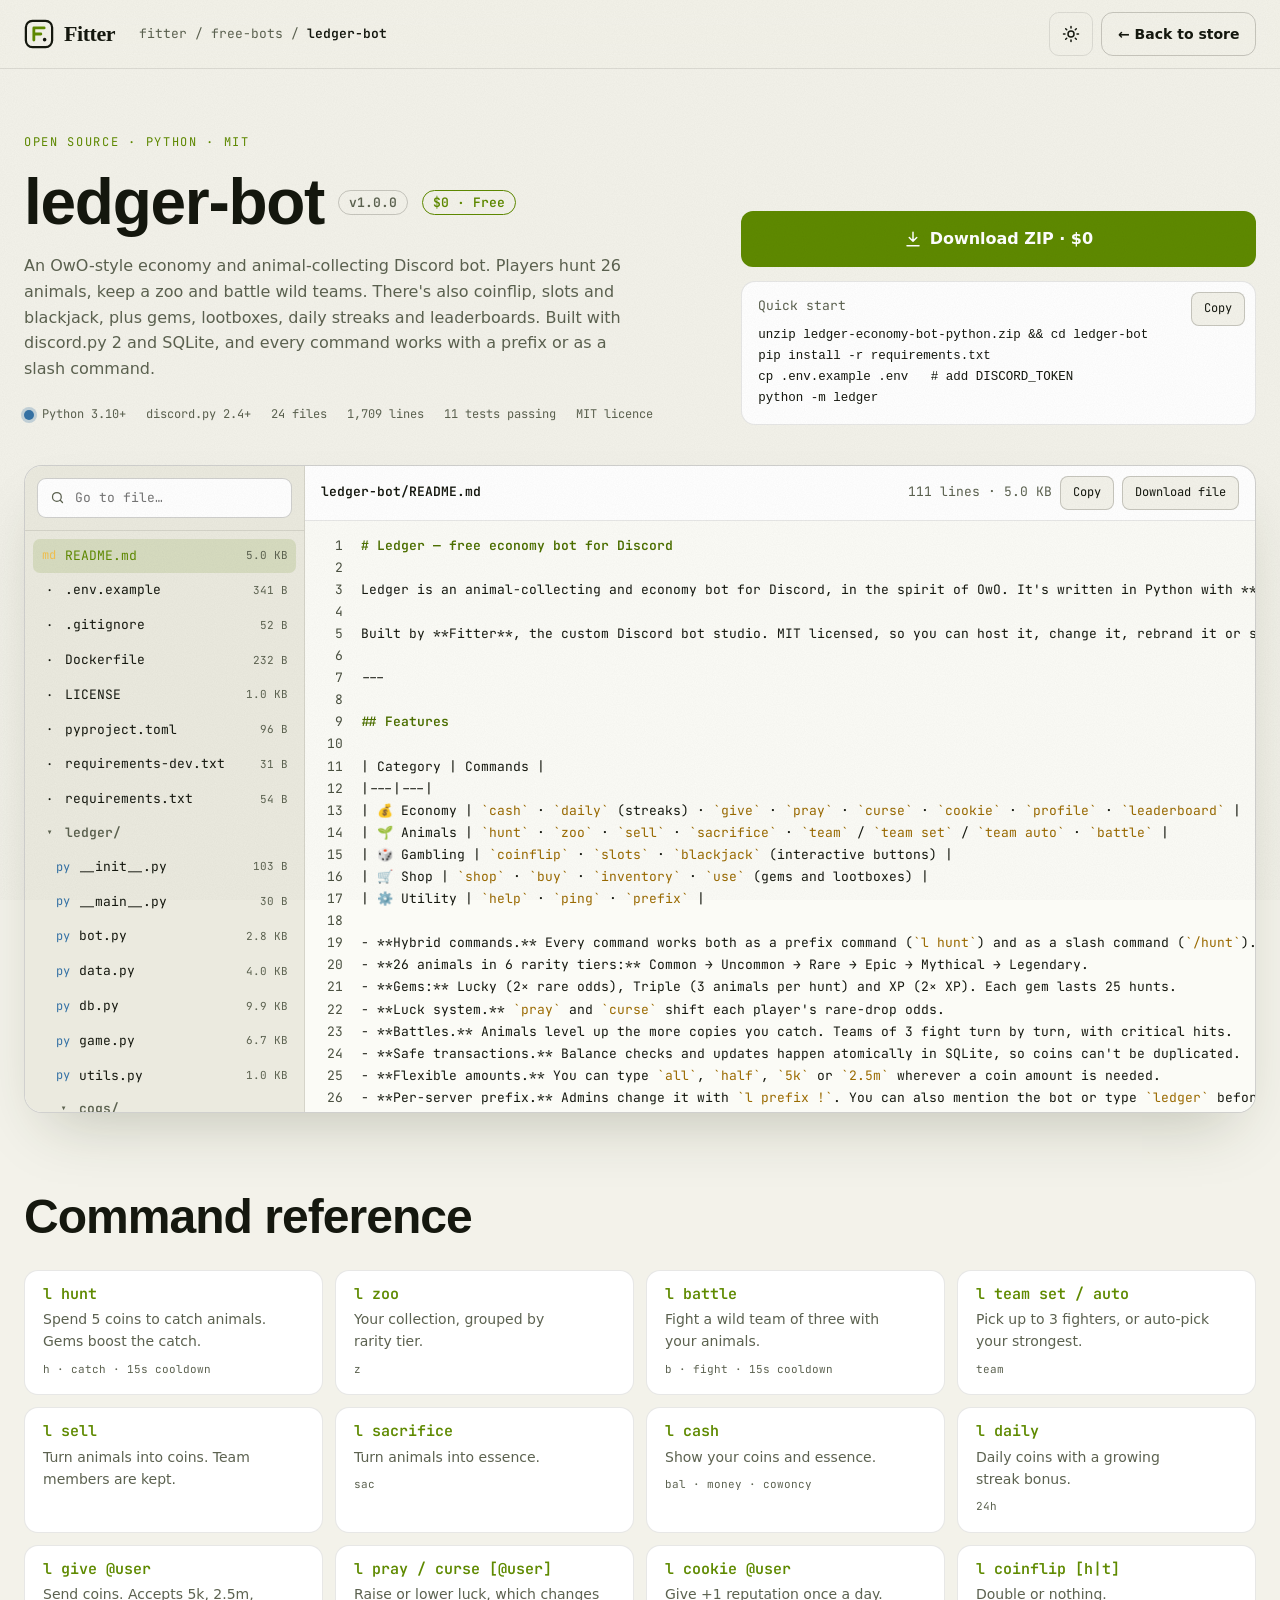
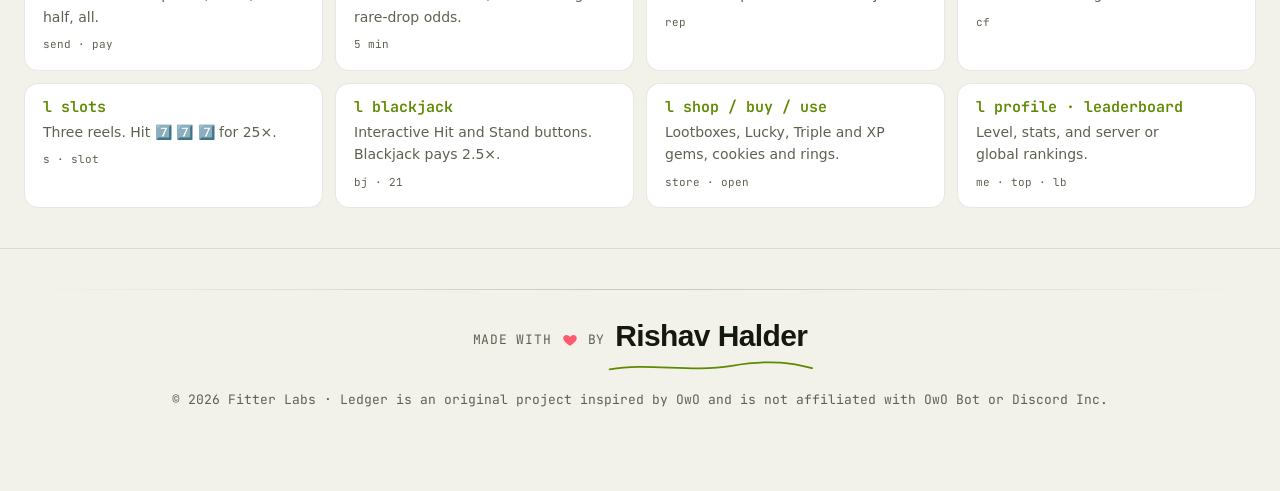
<file: source.html>
<!doctype html>
<html lang="en" data-theme="dark">
<head>
<meta charset="utf-8">
<meta name="viewport" content="width=device-width, initial-scale=1">
<title>Ledger — free OwO-style economy bot source code · Fitter</title>
<meta name="description" content="Browse and download the full Python source of Ledger, Fitter's free OwO-style Discord economy bot. discord.py 2, SQLite, MIT licence.">
<link rel="icon" href="data:image/svg+xml,%3Csvg xmlns='http://www.w3.org/2000/svg' viewBox='0 0 32 32'%3E%3Crect x='2' y='2' width='28' height='28' rx='7' fill='%23c6f24e'/%3E%3Cpath d='M10 9h12M10 16h8M10 9v14' stroke='%230d0f0b' stroke-width='3.2' stroke-linecap='round'/%3E%3C/svg%3E">
<link rel="preconnect" href="https://api.fontshare.com">
<link href="https://api.fontshare.com/v2/css?f[]=cabinet-grotesk@500,700,800&f[]=satoshi@400,500,700&display=swap" rel="stylesheet">
<link href="https://fonts.googleapis.com/css2?family=JetBrains+Mono:wght@400;600&display=swap" rel="stylesheet">
<link rel="stylesheet" href="styles.css">
<link rel="stylesheet" href="advanced.css">
<link rel="stylesheet" href="source.css">
</head>
<body class="src-page">
<a class="skip" href="#viewer">Skip to code</a>

<header class="src-nav">
  <a href="index.html" class="brand" aria-label="Back to Fitter home">
    <svg class="logo" viewBox="0 0 32 32" fill="none" aria-hidden="true">
      <rect x="2" y="2" width="28" height="28" rx="7" stroke="currentColor" stroke-width="2.4"/>
      <path d="M10.5 9.5h11M10.5 16h7.5M10.5 9.5v13" stroke="var(--accent)" stroke-width="3" stroke-linecap="round"/>
      <circle cx="22" cy="22" r="1.9" fill="currentColor"/>
    </svg>
    <span>Fitter</span>
  </a>
  <nav class="crumbs mono" aria-label="Breadcrumb">
    <a href="index.html">fitter</a><span>/</span><a href="index.html#free">free-bots</a><span>/</span><b>ledger-bot</b>
  </nav>
  <div class="nav-actions">
    <button class="icon-btn" id="themeToggle" aria-label="Toggle light and dark theme" title="Toggle theme">
      <svg viewBox="0 0 24 24" width="18" height="18" fill="none" stroke="currentColor" stroke-width="2" stroke-linecap="round"><circle cx="12" cy="12" r="4"/><path d="M12 2v2M12 20v2M4.9 4.9l1.4 1.4M17.7 17.7l1.4 1.4M2 12h2M20 12h2M4.9 19.1l1.4-1.4M17.7 6.3l1.4-1.4"/></svg>
    </button>
    <a class="btn btn-ghost sm" href="index.html">← Back to store</a>
  </div>
</header>

<main>
  <section class="repo-head wrap">
    <div class="repo-title">
      <p class="mono kicker">Open source · Python · MIT</p>
      <h1>ledger-bot <span class="pill mono">v1.0.0</span> <span class="pill free mono">$0 · Free</span></h1>
      <p class="muted repo-desc">An OwO-style economy and animal-collecting Discord bot. Players hunt 26 animals, keep a zoo and battle wild teams. There's also coinflip, slots and blackjack, plus gems, lootboxes, daily streaks and leaderboards. Built with discord.py 2 and SQLite, and every command works with a prefix or as a slash command.</p>
      <ul class="repo-meta mono">
        <li><span class="lang-dot"></span>Python 3.10+</li>
        <li>discord.py 2.4+</li>
        <li id="metaFiles">24 files</li>
        <li id="metaLines">— lines</li>
        <li>11 tests passing</li>
        <li>MIT licence</li>
      </ul>
    </div>
    <div class="repo-actions">
      <a class="btn btn-primary" href="downloads/ledger-economy-bot-python.zip" download id="zipBtn">
        <svg viewBox="0 0 24 24" width="18" height="18" fill="none" stroke="currentColor" stroke-width="2" stroke-linecap="round" stroke-linejoin="round" aria-hidden="true"><path d="M12 3v12m0 0-5-5m5 5 5-5M4 21h16"/></svg>
        Download ZIP · $0
      </a>
      <div class="quick mono">
        <p class="muted small">Quick start</p>
        <pre id="quickCmd">unzip ledger-economy-bot-python.zip && cd ledger-bot
pip install -r requirements.txt
cp .env.example .env   # add DISCORD_TOKEN
python -m ledger</pre>
        <button class="copy-btn" data-copy-target="quickCmd" aria-label="Copy quick start commands">Copy</button>
      </div>
    </div>
  </section>

  <section class="browser wrap" aria-label="Source code browser">
    <aside class="tree" aria-label="Files">
      <div class="tree-head">
        <label class="search"><span class="sr">Filter files</span>
          <svg viewBox="0 0 24 24" width="15" height="15" fill="none" stroke="currentColor" stroke-width="2" stroke-linecap="round" aria-hidden="true"><circle cx="11" cy="11" r="7"/><path d="m20 20-3.5-3.5"/></svg>
          <input id="filter" type="search" placeholder="Go to file…" autocomplete="off">
        </label>
      </div>
      <ul id="tree" class="mono"></ul>
    </aside>

    <article class="viewer" id="viewer" tabindex="-1">
      <div class="viewer-head">
        <p class="mono path" id="filePath">README.md</p>
        <div class="viewer-tools">
          <span class="mono small muted" id="fileInfo"></span>
          <button class="copy-btn" id="copyFile">Copy</button>
          <button class="copy-btn" id="rawFile">Download file</button>
        </div>
      </div>
      <div class="code-wrap" id="codeWrap"><pre class="code-view mono"><code id="code"></code></pre></div>
    </article>
  </section>

  <section class="cmd-ref wrap" aria-labelledby="cmdTitle">
    <h2 id="cmdTitle">Command reference</h2>
    <div class="cmd-grid" id="cmdGrid"></div>
  </section>
</main>

<footer class="footer src-foot">
  <div class="wrap credit">
    <span class="credit-line" aria-hidden="true"></span>
    <p class="credit-text">
      <span class="mono">Made with</span>
      <svg class="heart" viewBox="0 0 24 24" width="16" height="16" aria-label="love" role="img"><path d="M12 21s-7.5-4.6-9.6-9.2C.9 8.4 3 4.5 6.8 4.5c2.1 0 3.6 1.2 5.2 3 1.6-1.8 3.1-3 5.2-3 3.8 0 5.9 3.9 4.4 7.3C19.5 16.4 12 21 12 21z" fill="currentColor"/></svg>
      <span class="mono">by</span>
      <span class="signature">Rishav Halder
        <svg class="sig-stroke" viewBox="0 0 300 24" preserveAspectRatio="none" aria-hidden="true"><path d="M4 16 C 60 4, 120 22, 180 10 S 270 6, 296 14" pathLength="1"/></svg>
      </span>
    </p>
    <p class="mono small muted">© 2026 Fitter Labs · Ledger is an original project inspired by OwO and is not affiliated with OwO Bot or Discord Inc.</p>
  </div>
</footer>

<div class="toast mono" id="toast" role="status" aria-live="polite"></div>

<script defer src="sources.js"></script>
<script defer src="source.js"></script>
<script data-pplx-inline-edit>
(function () {
  if (window === window.top) return;

  const allowedParentOrigins = ["https://www.perplexity.ai","https://perplexity.ai","https://testing.perplexity.ai","https://staging.perplexity.ai","https://*.preview.i.perplexity.ai","http://perplexity.localhost","http://localhost:1420","http://127.0.0.1:1420","http://localhost:3000","http://127.0.0.1:3000","http://localhost:5173","http://127.0.0.1:5173"];
  const MAX_FONT_BYTES = 500 * 1024;
  const MAX_TOTAL_FONT_BYTES = 2 * 1024 * 1024;
  let scrollForwarding = false;
  let scrollRaf = 0;
  let trustedTopOrigin = null;

  // Allow entries like "https://*.preview.i.perplexity.ai" — the wildcard
  // matches a single DNS label (no dots), so "https://*.foo" cannot stretch
  // across multiple labels.
  function matchesAllowedOrigin(origin) {
    if (!origin) return false;
    for (const entry of allowedParentOrigins) {
      if (!entry.includes("*")) {
        if (entry === origin) return true;
        continue;
      }
      const pattern = new RegExp(
        "^" +
          entry.replace(/[.+?^${}()|[\]\\]/g, "\\$&").replace(/\*/g, "[^.]+") +
          "$",
      );
      if (pattern.test(origin)) return true;
    }
    return false;
  }

  // Trust decision: when the sender is same-origin-visible (event.origin is a
  // real origin like https://www.perplexity.ai) we trust event.origin directly.
  // When event.origin is "null" (opaque broker srcdoc), we fall back to the
  // broker's stamped `parentOrigin` to identify the top window. The fallback
  // is claim-only — we rely on the browser's native `targetOrigin` enforcement
  // on the response path (see postToTrustedTop) to ensure replies can't be
  // delivered to anyone but the actual top window of that claimed origin.
  function getTrustedParentOrigin(event) {
    const forwardedParentOrigin =
      typeof event.data.parentOrigin === "string" ? event.data.parentOrigin : null;
    const parentOrigin = event.origin === "null" ? forwardedParentOrigin : event.origin;
    return matchesAllowedOrigin(parentOrigin) ? parentOrigin : null;
  }

  // All responses go to window.top with targetOrigin = the allowlisted origin.
  // An attacker that iframes us inside their own null-origin broker can claim
  // any parentOrigin they like, but the browser will drop the reply whenever
  // the real top's origin doesn't match — so the screenshot never leaves.
  function postToTrustedTop(message) {
    if (!trustedTopOrigin) return;
    try {
      window.top.postMessage(message, trustedTopOrigin);
    } catch (_error) {}
  }

  function inlineAll(original, clone) {
    if (original.nodeType !== 1 || clone.nodeType !== 1) return;

    try {
      const computedStyle = getComputedStyle(original);
      // cssText on a computed style is the serialized declaration in modern
      // Chromium/Safari — a single read beats enumerating ~400 longhand
      // properties. Firefox returns "" here, so we fall back on empty.
      const serialized = computedStyle.cssText;
      if (serialized) {
        clone.style.cssText = serialized;
      } else {
        const parts = new Array(computedStyle.length);
        for (let index = 0; index < computedStyle.length; index += 1) {
          const property = computedStyle[index];
          parts[index] = `${property}:${computedStyle.getPropertyValue(property)};`;
        }
        clone.style.cssText = parts.join("");
      }
    } catch (_error) {}

    const originalChildren = original.children;
    const clonedChildren = clone.children;
    for (
      let index = 0;
      index < originalChildren.length && index < clonedChildren.length;
      index += 1
    ) {
      inlineAll(originalChildren[index], clonedChildren[index]);
    }
  }

  function extractFontUrl(srcValue) {
    const matches = [
      ...srcValue.matchAll(
        /url\(["']?([^"')]+)["']?\)(?:\s*format\(["']?([^"')]+)["']?\))?/gi,
      ),
    ];
    if (matches.length === 0) return null;
    const woff2 = matches.find((m) => m[2] && m[2].toLowerCase().includes("woff2"));
    if (woff2) return woff2[1];
    const woff = matches.find((m) => m[2] && m[2].toLowerCase().includes("woff"));
    if (woff) return woff[1];
    return matches[0][1];
  }

  // Cache resolved font URL -> data URI across captures. Fonts on a page
  // essentially never change, and a batch run emits multiple captures back to
  // back — without this we'd refetch + re-base64 every time.
  const fontDataUriCache = new Map();
  const SRC_DECLARATION_RE = /src\s*:\s*[^;}]+/i;

  async function fetchAsDataUri(url) {
    if (fontDataUriCache.has(url)) return fontDataUriCache.get(url);
    let dataUri = null;
    try {
      const response = await fetch(url, { mode: "cors", credentials: "omit" });
      if (response.ok) {
        const blob = await response.blob();
        if (blob.size <= MAX_FONT_BYTES) {
          dataUri = await new Promise((resolve) => {
            const reader = new FileReader();
            reader.onloadend = () =>
              resolve(typeof reader.result === "string" ? reader.result : null);
            reader.onerror = () => resolve(null);
            reader.readAsDataURL(blob);
          });
        }
      }
    } catch (_error) {
      dataUri = null;
    }
    fontDataUriCache.set(url, dataUri);
    return dataUri;
  }

  function collectFontFaceRuleTexts() {
    const rules = [];
    for (const sheet of document.styleSheets) {
      let cssRules;
      try {
        cssRules = sheet.cssRules;
      } catch (_error) {
        continue;
      }
      if (!cssRules) continue;
      for (const rule of cssRules) {
        const cssText = rule.cssText || "";
        if (cssText.startsWith("@font-face")) rules.push(cssText);
      }
    }
    return rules;
  }

  async function buildInlinedFontCss() {
    const ruleTexts = collectFontFaceRuleTexts();
    if (ruleTexts.length === 0) return null;

    const resolved = ruleTexts.map((cssText) => {
      if (!SRC_DECLARATION_RE.test(cssText)) return null;
      const srcMatch = cssText.match(/src\s*:\s*([^;}]+)[;}]/i);
      if (!srcMatch) return null;
      const url = extractFontUrl(srcMatch[1]);
      if (!url) return null;
      try {
        return { cssText, url: new URL(url, document.baseURI).href };
      } catch (_error) {
        return null;
      }
    });

    const dataUris = await Promise.all(
      resolved.map((entry) => (entry ? fetchAsDataUri(entry.url) : Promise.resolve(null))),
    );

    const inlined = [];
    let totalBytes = 0;
    for (let index = 0; index < resolved.length; index += 1) {
      const entry = resolved[index];
      const dataUri = dataUris[index];
      if (!entry || !dataUri) continue;
      const approxBytes = dataUri.length * 0.75;
      if (totalBytes + approxBytes > MAX_TOTAL_FONT_BYTES) break;
      totalBytes += approxBytes;
      inlined.push(entry.cssText.replace(SRC_DECLARATION_RE, `src: url("${dataUri}")`));
    }
    return inlined.length > 0 ? inlined.join("\n") : null;
  }

  function stripExternal(clone) {
    const images = clone.querySelectorAll("img");
    for (let index = 0; index < images.length; index += 1) {
      const src = images[index].getAttribute("src");
      if (src && !src.startsWith("data:")) images[index].removeAttribute("src");
    }

    const elements = clone.querySelectorAll("*");
    for (let index = 0; index < elements.length; index += 1) {
      const style = elements[index].style.cssText;
      if (style && style.includes("url(")) {
        elements[index].style.cssText = style.replace(
          /url\(["']?(?!data:)[^)"']*["']?\)/gi,
          "none",
        );
      }
    }
  }

  function emitScroll() {
    scrollRaf = 0;
    if (!scrollForwarding) return;
    postToTrustedTop({
      type: "INLINE_EDIT_SCROLL",
      scrollX: window.scrollX,
      scrollY: window.scrollY,
    });
  }

  window.addEventListener(
    "scroll",
    function () {
      if (!scrollForwarding || scrollRaf) return;
      scrollRaf = requestAnimationFrame(emitScroll);
    },
    { passive: true, capture: true },
  );

  async function handleCaptureRequest(event) {
    const requestId = event.data.requestId;
    const scrollX = window.scrollX;
    const scrollY = window.scrollY;
    const width = window.innerWidth;
    const height = window.innerHeight;

    function postResult(dataUrl) {
      postToTrustedTop({
        type: "INLINE_EDIT_SCREENSHOT_RESULT",
        requestId,
        dataUrl,
        scrollX,
        scrollY,
      });
    }

    try {
      // Wait for any pending web fonts to resolve so both inline metrics and
      // the @font-face inlining below see the same loaded faces.
      if (document.fonts && document.fonts.ready) {
        try {
          await document.fonts.ready;
        } catch (_error) {}
      }

      const clone = document.documentElement.cloneNode(true);
      inlineAll(document.documentElement, clone);

      const removedNodes = clone.querySelectorAll("script,link[rel=\"stylesheet\"],style");
      for (let index = 0; index < removedNodes.length; index += 1) {
        removedNodes[index].remove();
      }

      stripExternal(clone);

      // Re-embed web fonts as data-URI @font-face rules so the SVG rasterizer
      // can resolve them — external font URLs aren't fetched during
      // foreignObject rendering, which would otherwise force a fallback face
      // and change text metrics.
      const inlinedFontCss = await buildInlinedFontCss();
      if (inlinedFontCss) {
        const styleEl = document.createElement("style");
        styleEl.textContent = inlinedFontCss;
        const head = clone.querySelector("head");
        if (head) head.appendChild(styleEl);
        else clone.insertBefore(styleEl, clone.firstChild);
      }

      const html = new XMLSerializer().serializeToString(clone);
      const svg =
        `<svg xmlns="http://www.w3.org/2000/svg" width="${width}" height="${height}">` +
        '<foreignObject width="100%" height="100%">' +
        `<div xmlns="http://www.w3.org/1999/xhtml" style="width:${width}px;height:${height}px;overflow:hidden">` +
        `<div style="position:relative;left:-${scrollX}px;top:-${scrollY}px">` +
        html +
        "</div></div></foreignObject></svg>";
      const svgUrl = `data:image/svg+xml;charset=utf-8,${encodeURIComponent(svg)}`;
      const image = new Image();
      image.onload = function () {
        const canvas = document.createElement("canvas");
        canvas.width = width;
        canvas.height = height;
        canvas.getContext("2d").drawImage(image, 0, 0);
        postResult(canvas.toDataURL("image/png"));
      };
      image.onerror = function () {
        postResult(null);
      };
      image.src = svgUrl;
    } catch (_error) {
      postResult(null);
    }
  }

  window.addEventListener("message", function (event) {
    if (!event.data) return;
    // Only accept messages from the direct parent frame. Blocks sibling /
    // unrelated-window postMessage senders that could otherwise reach us.
    if (event.source !== window.parent) return;

    const trustedParentOrigin = getTrustedParentOrigin(event);
    if (!trustedParentOrigin) return;
    trustedTopOrigin = trustedParentOrigin;

    if (event.data.type === "INLINE_EDIT_SCROLL_START") {
      scrollForwarding = true;
      emitScroll();
      return;
    }

    if (event.data.type === "INLINE_EDIT_SCROLL_STOP") {
      scrollForwarding = false;
      if (scrollRaf) cancelAnimationFrame(scrollRaf);
      scrollRaf = 0;
      return;
    }

    if (event.data.type !== "INLINE_EDIT_CAPTURE_REQUEST") return;

    handleCaptureRequest(event);
  });
})();


</script></body>
</html>
</file>
<file: styles.css>
:root, [data-theme="dark"] {
  --bg: #0d0f0b;
  --bg-2: #13160f;
  --surface: #181b14;
  --surface-2: #20241b;
  --line: rgba(232, 240, 214, 0.1);
  --line-2: rgba(232, 240, 214, 0.18);
  --grid-line: rgba(232, 240, 214, 0.05);
  --text: #eef2e4;
  --muted: #9aa18c;
  --accent: #c6f24e;
  --accent-ink: #11140a;
  --bot-body: #23281c;
  --bot-visor: #0a0c08;
  --danger: #ff6b5b;
  --gold: #f2c14e;
  --blurple: #7d8cf5;
  --shadow: 0 30px 60px -20px rgba(0,0,0,.6);
  color-scheme: dark;
}
[data-theme="light"] {
  --bg: #f3f2ea;
  --bg-2: #ebeadf;
  --surface: #ffffff;
  --surface-2: #f6f5ee;
  --line: rgba(20, 24, 12, 0.1);
  --line-2: rgba(20, 24, 12, 0.2);
  --grid-line: rgba(20, 24, 12, 0.06);
  --text: #15180f;
  --muted: #5c6250;
  --accent: #5f8a00;
  --accent-ink: #ffffff;
  --bot-body: #e4e8d6;
  --bot-visor: #15180f;
  --shadow: 0 30px 60px -24px rgba(40,50,20,.25);
  color-scheme: light;
}
[data-theme="light"] .btn-primary { color: #fff; }

*, *::before, *::after { box-sizing: border-box; }
html { -webkit-text-size-adjust: 100%; }
body {
  margin: 0; background: var(--bg); color: var(--text);
  font-family: 'Satoshi', system-ui, sans-serif; font-size: 16px; line-height: 1.6;
  -webkit-font-smoothing: antialiased; overflow-x: hidden;
  transition: background .4s, color .4s;
}
h1, h2, h3 { font-family: 'Cabinet Grotesk', 'Satoshi', sans-serif; line-height: 1.02; margin: 0; letter-spacing: -0.02em; font-weight: 800; }
p { margin: 0; }
a { color: inherit; text-decoration: none; }
button { font: inherit; color: inherit; cursor: pointer; }
img, svg { display: block; }
code, .mono { font-family: 'JetBrains Mono', ui-monospace, monospace; }
.muted { color: var(--muted); }
.small { font-size: 13px; }
.wrap { width: min(1200px, 100% - 48px); margin-inline: auto; }
.kicker { font-size: 12px; letter-spacing: .14em; text-transform: uppercase; color: var(--accent); margin-bottom: 18px; }
:focus-visible { outline: 2px solid var(--accent); outline-offset: 3px; border-radius: 4px; }
.skip { position: absolute; left: -9999px; top: 8px; background: var(--accent); color: var(--accent-ink); padding: 8px 14px; z-index: 999; border-radius: 6px; }
.skip:focus { left: 8px; }

/* cursor */
.cursor { position: fixed; inset: 0 auto auto 0; width: 36px; height: 36px; border: 1.5px solid var(--accent); border-radius: 50%; pointer-events: none; z-index: 1000; transform: translate(-100px,-100px); transition: width .25s, height .25s, background .25s, border-color .25s; mix-blend-mode: difference; }
.cursor span { position: absolute; left: 50%; top: 50%; width: 4px; height: 4px; margin: -2px; background: var(--accent); border-radius: 50%; }
.cursor.is-hover { width: 64px; height: 64px; background: rgba(198,242,78,.12); }
@media (hover: none), (pointer: coarse) { .cursor { display: none; } }

.progress { position: fixed; top: 0; left: 0; right: 0; height: 2px; z-index: 60; }
.progress span { display: block; height: 100%; background: var(--accent); transform-origin: 0 50%; transform: scaleX(0); }

/* nav */
.nav { position: fixed; top: 14px; left: 50%; transform: translateX(-50%); width: min(1200px, 100% - 24px); z-index: 50; display: flex; align-items: center; justify-content: space-between; gap: 16px; padding: 10px 12px 10px 18px; border: 1px solid var(--line); border-radius: 14px; background: color-mix(in srgb, var(--bg) 90%, transparent); }
.brand { display: inline-flex; align-items: center; gap: 10px; font-family: 'Cabinet Grotesk'; font-weight: 800; font-size: 22px; letter-spacing: -0.02em; }
.logo { width: 30px; height: 30px; }
.nav ul { display: flex; gap: 4px; list-style: none; margin: 0; padding: 0; }
.nav ul a { display: block; padding: 8px 14px; border-radius: 8px; font-size: 14px; color: var(--muted); transition: color .2s, background .2s; }
.nav ul a:hover { color: var(--text); background: var(--surface); }
.nav-actions { display: flex; gap: 8px; align-items: center; }
.icon-btn { width: 44px; height: 44px; display: grid; place-items: center; border-radius: 10px; border: 1px solid var(--line); background: transparent; }
.icon-btn:hover { background: var(--surface); }
.cart-btn { height: 44px; display: inline-flex; align-items: center; gap: 8px; padding: 0 14px; border-radius: 10px; border: 1px solid var(--line-2); background: var(--surface); font-size: 14px; font-weight: 500; }
.cart-btn b { min-width: 22px; height: 22px; display: grid; place-items: center; border-radius: 6px; background: var(--accent); color: var(--accent-ink); font-size: 12px; font-family: 'JetBrains Mono'; }
.cart-btn.bump b { animation: bump .5s cubic-bezier(.16,1,.3,1); }
@keyframes bump { 40% { transform: scale(1.5); } }
@media (max-width: 860px) { .nav ul { display: none; } .cart-btn span { display: none; } }

/* buttons */
.btn { display: inline-flex; align-items: center; justify-content: center; gap: 8px; height: 52px; padding: 0 24px; border-radius: 12px; font-weight: 700; font-size: 15px; border: 1px solid transparent; white-space: nowrap; transition: background .2s, border-color .2s, transform .2s; will-change: transform; }
.btn-primary { background: var(--accent); color: var(--accent-ink); }
.btn-primary:hover { background: color-mix(in srgb, var(--accent) 86%, white); }
.btn-ghost { border-color: var(--line-2); background: transparent; }
.btn-ghost:hover { background: var(--surface); }
.btn.full { width: 100%; }

/* hero */
.hero { position: relative; min-height: 100svh; display: flex; align-items: center; padding: 120px 0 80px; overflow: hidden; }
#field { position: absolute; inset: 0; width: 100%; height: 100%; }
.hero::after { content: ""; position: absolute; inset: auto 0 0 0; height: 30%; background: linear-gradient(transparent, var(--bg)); pointer-events: none; }
.hero-inner { position: relative; z-index: 2; width: min(1200px, 100% - 48px); margin-inline: auto; pointer-events: none; }
.hero-inner a, .hero-inner button { pointer-events: auto; }
.eyebrow { display: inline-flex; align-items: center; gap: 10px; font-size: 12px; color: var(--muted); padding: 6px 12px; border: 1px solid var(--line); border-radius: 999px; background: color-mix(in srgb, var(--bg) 60%, transparent); }
.dot { width: 7px; height: 7px; border-radius: 50%; background: var(--accent); box-shadow: 0 0 0 0 var(--accent); animation: ping 2s infinite; }
@keyframes ping { 0% { box-shadow: 0 0 0 0 rgba(198,242,78,.6); } 100% { box-shadow: 0 0 0 10px rgba(198,242,78,0); } }
.hero-title { font-size: clamp(3.2rem, 9.5vw, 8.6rem); margin: 28px 0 36px; letter-spacing: -0.045em; line-height: .92; }
.hero-title .line { display: block; overflow: hidden; padding-bottom: .04em; }
.hero-title .line > span { display: inline-block; }
.hero-title em { font-style: normal; color: var(--accent); position: relative; }
.hero-row { display: flex; justify-content: space-between; align-items: flex-end; gap: 40px; flex-wrap: wrap; }
.lede { max-width: 46ch; font-size: 18px; color: var(--muted); }
.hero-cta { display: flex; gap: 12px; flex-wrap: wrap; }
.term { margin-top: 56px; font-size: 14px; color: var(--muted); padding: 14px 18px; border: 1px solid var(--line); border-radius: 10px; background: color-mix(in srgb, var(--surface) 80%, transparent); display: inline-block; min-width: min(520px, 100%); }
.term .prompt { color: var(--accent); }
.caret { display: inline-block; width: 8px; height: 16px; background: var(--accent); vertical-align: -3px; margin-left: 2px; animation: blink 1s steps(1) infinite; }
@keyframes blink { 50% { opacity: 0; } }
.scroll-hint { position: absolute; z-index: 2; bottom: 28px; left: 50%; transform: translateX(-50%); font-size: 11px; letter-spacing: .14em; text-transform: uppercase; color: var(--muted); display: flex; flex-direction: column; align-items: center; gap: 10px; }
.scroll-hint span { width: 1px; height: 40px; background: linear-gradient(var(--accent), transparent); animation: drip 1.8s infinite; transform-origin: top; }
@keyframes drip { 0% { transform: scaleY(0); } 60% { transform: scaleY(1); } 100% { transform: scaleY(1); opacity: 0; } }

/* marquee */
.marquee { border-block: 1px solid var(--line); overflow: hidden; padding: 18px 0; background: var(--bg-2); }
.marquee-track { display: flex; gap: 48px; width: max-content; animation: marq 40s linear infinite; font-size: 15px; color: var(--muted); }
.marquee-track span:nth-child(3n) { color: var(--accent); }
@keyframes marq { to { transform: translateX(-50%); } }

/* assembly */
.assembly { position: relative; }
.assembly-pin { height: 100vh; display: grid; grid-template-columns: 1fr 1.1fr; align-items: center; gap: 40px; width: min(1200px, 100% - 48px); margin-inline: auto; padding-top: 70px; }
.steps { list-style: none; padding: 0; margin: 0; position: relative; min-height: 260px; }
.step { position: absolute; inset: 0 0 auto 0; opacity: 0; transform: translateY(24px); transition: opacity .5s cubic-bezier(.16,1,.3,1), transform .5s cubic-bezier(.16,1,.3,1); pointer-events: none; }
.step.is-active { opacity: 1; transform: none; }
.step > span { font-size: 13px; color: var(--accent); }
.step h2, .step h3 { font-size: clamp(2.2rem, 4.6vw, 3.8rem); margin: 14px 0 18px; }
.step p { color: var(--muted); max-width: 40ch; font-size: 17px; }
.assembly-stage { position: relative; height: min(78vh, 680px); border: 1px solid var(--line); border-radius: 22px; background: var(--bg-2); overflow: hidden; }
#bot { position: absolute; inset: 7% 10% 4%; width: 80%; height: 89%; color: var(--text); overflow: visible; }
.ln { stroke-dasharray: 1; stroke-dashoffset: 1; }
.fill-body { fill: var(--bot-body); fill-opacity: 0; }
.fill-visor { fill: var(--bot-visor); fill-opacity: 0; }
.fill-accent { fill: var(--accent); fill-opacity: 0; }
.eye { fill: var(--accent); opacity: 0; transform-box: fill-box; transform-origin: center; }
.led { fill: var(--line-2); }
.led.on { fill: var(--accent); }
.shadow { opacity: 0; }
.scanline { opacity: 0; }
.dims { opacity: .9; }
.hud { position: absolute; top: 18px; left: 18px; right: 18px; z-index: 2; font-size: 11px; color: var(--muted); }
.hud-row { display: flex; justify-content: space-between; letter-spacing: .1em; }
.hud-row b { color: var(--text); font-weight: 600; }
.hud-row.small { margin-top: 8px; }
.hud-bar { height: 3px; background: var(--line); margin-top: 8px; border-radius: 2px; overflow: hidden; }
.hud-bar span { display: block; height: 100%; width: 100%; background: var(--accent); transform-origin: 0 50%; transform: scaleX(0); }
.code { margin: 34px 0 0; font-size: 12px; line-height: 1.7; color: var(--muted); max-width: 440px; height: 222px; white-space: pre-wrap; overflow: hidden; padding: 12px 14px; border: 1px solid var(--line); border-radius: 10px; background: color-mix(in srgb, var(--bg) 85%, transparent); }
.code .k { color: var(--accent); }
.code .s { color: var(--gold); }
.status-pill { position: absolute; right: 18px; bottom: 18px; font-size: 12px; padding: 8px 12px; border-radius: 999px; border: 1px solid var(--line-2); display: flex; align-items: center; gap: 8px; color: var(--muted); background: var(--bg); transition: color .3s, border-color .3s; }
.status-pill span { width: 8px; height: 8px; border-radius: 50%; background: var(--muted); }
.status-pill.on { color: var(--accent); border-color: var(--accent); }
.status-pill.on span { background: var(--accent); animation: ping 2s infinite; }

/* demo */
.demo-pin { height: 100vh; display: grid; grid-template-columns: .8fr 1.2fr; gap: 56px; align-items: center; width: min(1200px, 100% - 48px); margin-inline: auto; padding: 90px 0 30px; }
.demo-copy h2 { font-size: clamp(2.4rem, 5vw, 4.2rem); margin-bottom: 20px; }
.demo-copy > p { color: var(--muted); font-size: 17px; max-width: 42ch; }
.demo-stats { display: grid; grid-template-columns: repeat(3, auto); gap: 28px; margin: 36px 0 0; }
.demo-stats dt { font-size: 11px; color: var(--muted); text-transform: uppercase; letter-spacing: .1em; }
.demo-stats dd { margin: 6px 0 0; font-family: 'Cabinet Grotesk'; font-weight: 800; font-size: 30px; }
.discord { --dc-bg: #313338; --dc-side: #2b2d31; --dc-rail: #1e1f22; --dc-text: #dbdee1; --dc-muted: #949ba4; display: grid; grid-template-columns: 64px 180px 1fr; grid-template-rows: minmax(0, 1fr); height: min(68vh, 580px); border-radius: 16px; overflow: hidden; background: var(--dc-bg); color: var(--dc-text); box-shadow: var(--shadow); border: 1px solid rgba(255,255,255,.06); font-size: 14px; }
.dc-rail { background: var(--dc-rail); display: flex; flex-direction: column; align-items: center; gap: 10px; padding: 12px 0; }
.srv { width: 44px; height: 44px; border-radius: 50%; background: #313338; display: grid; place-items: center; font-weight: 700; font-size: 13px; }
.s-active { border-radius: 14px; background: var(--blurple); color: #fff; }
.srv.add { color: #23a55a; }
.dc-side { background: var(--dc-side); padding: 14px 10px; }
.dc-guild { font-weight: 700; padding: 0 8px 12px; border-bottom: 1px solid rgba(0,0,0,.3); margin-bottom: 14px; }
.dc-cat { font-size: 11px; text-transform: uppercase; color: var(--dc-muted); letter-spacing: .04em; padding: 0 8px 6px; font-weight: 700; }
.dc-ch { padding: 6px 8px; border-radius: 4px; color: var(--dc-muted); }
.dc-ch.is-on { background: rgba(255,255,255,.07); color: #fff; }
.dc-main { display: flex; flex-direction: column; min-width: 0; min-height: 0; overflow: hidden; }
.dc-head { padding: 14px 18px; border-bottom: 1px solid rgba(0,0,0,.3); font-weight: 700; }
.dc-head span { color: var(--dc-muted); font-weight: 400; font-size: 13px; }
.dc-feed { flex: 1; min-height: 0; padding: 16px 18px; display: flex; flex-direction: column; justify-content: flex-end; overflow: hidden; }
.msg { display: flex; gap: 14px; flex: none; }
.who { font-weight: 600; color: #f2f3f5; margin-bottom: 2px; }
.who time { color: var(--dc-muted); font-size: 11px; font-weight: 400; margin-left: 6px; }
.tag { background: #5865f2; color: #fff; font-size: 10px; padding: 1px 5px; border-radius: 4px; vertical-align: 2px; font-family: 'Satoshi'; }
.av { flex: none; width: 40px; height: 40px; border-radius: 50%; display: grid; place-items: center; font-weight: 700; font-size: 13px; color: #fff; }
.av-u1 { background: #e67e22; } .av-u2 { background: #c0398b; } .av-spam { background: #555; }
.av-bot { background: var(--accent); color: var(--accent-ink); font-family: 'Cabinet Grotesk'; font-size: 17px; }
.av-bot.t { background: #4ecdc4; } .av-bot.q { background: var(--gold); }
.av.big { width: 52px; height: 52px; font-size: 22px; }
.spam { color: var(--dc-muted); text-decoration: line-through; }
.slash { background: rgba(88,101,242,.3); color: #c9cdfb; padding: 1px 4px; border-radius: 4px; }
.embed { margin-top: 6px; background: #2b2d31; border-radius: 4px; padding: 10px 14px; max-width: 440px; box-shadow: inset 4px 0 0 var(--c, var(--accent)); }
.e-red { --c: var(--danger); } .e-lime { --c: var(--accent); } .e-gold { --c: var(--gold); }
.e-title { font-weight: 700; color: #fff; margin-bottom: 4px; }
.embed code { background: #1e1f22; padding: 1px 4px; border-radius: 3px; font-size: 12px; }
.e-foot { font-size: 11px; color: var(--dc-muted); margin-top: 6px; }
.e-btns { display: flex; gap: 8px; margin-top: 10px; }
.e-btns span { padding: 6px 12px; border-radius: 4px; background: #4e5058; font-size: 13px; }
.e-btns span:first-child { background: #da373c; }
.xp { height: 8px; border-radius: 4px; background: #1e1f22; margin: 8px 0 2px; overflow: hidden; }
.xp span { display: block; height: 100%; width: 100%; background: var(--gold); transform-origin: 0 50%; transform: scaleX(0); }
.dc-input { margin: 0 18px 18px; padding: 12px 16px; border-radius: 8px; background: #383a40; color: var(--dc-muted); font-size: 13px; }

/* store */
.store { padding: 140px 0 120px; }
.section-head { display: flex; justify-content: space-between; align-items: flex-end; gap: 32px; flex-wrap: wrap; margin-bottom: 20px; }
.section-head h2 { font-size: clamp(2.4rem, 5vw, 4.2rem); max-width: 14ch; }
.filters { display: flex; gap: 6px; padding: 5px; border: 1px solid var(--line); border-radius: 12px; flex-wrap: wrap; }
.filters button { border: 0; background: transparent; padding: 10px 16px; border-radius: 8px; font-size: 14px; color: var(--muted); min-height: 40px; }
.filters button[aria-selected="true"] { background: var(--accent); color: var(--accent-ink); font-weight: 700; }
.currency { display: flex; align-items: center; gap: 8px; flex-wrap: wrap; font-size: 12px; color: var(--muted); margin: 28px 0 36px; }
.currency button { border: 1px solid var(--line); background: transparent; padding: 7px 12px; border-radius: 7px; font-size: 12px; min-height: 34px; }
.currency button[aria-pressed="true"] { border-color: var(--accent); color: var(--text); }
.currency .sep { margin: 0 8px; }
.grid { display: grid; grid-template-columns: repeat(12, 1fr); gap: 16px; }
.card { grid-column: span 4; position: relative; border: 1px solid var(--line); border-radius: 18px; background: var(--surface); padding: 24px; display: flex; flex-direction: column; gap: 18px; overflow: hidden; transform-style: preserve-3d; transition: border-color .3s, opacity .4s; min-height: 340px; }
.card.feature { grid-column: span 8; }
.card::before { content: ""; position: absolute; inset: 0; background: radial-gradient(400px circle at var(--mx, 50%) var(--my, 50%), color-mix(in srgb, var(--accent) 12%, transparent), transparent 60%); opacity: 0; transition: opacity .3s; pointer-events: none; }
.card:hover { border-color: var(--line-2); }
.card:hover::before { opacity: 1; }
.card.hide { display: none; }
.card-top { display: flex; justify-content: space-between; align-items: flex-start; gap: 12px; }
.card-glyph { width: 56px; height: 56px; color: var(--accent); }
.card .badge { font-size: 11px; padding: 4px 9px; border-radius: 6px; border: 1px solid var(--line-2); color: var(--muted); font-family: 'JetBrains Mono'; }
.card .badge.hot { border-color: var(--accent); color: var(--accent); }
.card h3 { font-size: 30px; }
.card .desc { color: var(--muted); font-size: 15px; }
.cmds { display: flex; gap: 6px; flex-wrap: wrap; margin-top: auto; }
.cmds span { font-family: 'JetBrains Mono'; font-size: 11.5px; padding: 4px 8px; border-radius: 6px; background: var(--surface-2); color: var(--muted); }
.card-foot { display: flex; justify-content: space-between; align-items: center; gap: 12px; padding-top: 16px; border-top: 1px solid var(--line); }
.price { font-family: 'Cabinet Grotesk'; font-weight: 800; font-size: 26px; }
.price small { font-family: 'Satoshi'; font-weight: 500; font-size: 13px; color: var(--muted); }
.add { height: 44px; padding: 0 16px; border-radius: 10px; border: 1px solid var(--line-2); background: transparent; font-weight: 700; font-size: 14px; transition: background .2s, color .2s, border-color .2s; }
.add:hover, .add.added { background: var(--accent); color: var(--accent-ink); border-color: var(--accent); }
.feature-inner { display: grid; grid-template-columns: 1fr 1fr; gap: 24px; height: 100%; }
.feature-inner > div:first-child { display: flex; flex-direction: column; gap: 18px; }
.mini-log { font-family: 'JetBrains Mono'; font-size: 12px; background: var(--bg); border: 1px solid var(--line); border-radius: 12px; padding: 14px; color: var(--muted); line-height: 1.9; overflow: hidden; }
.mini-log b { color: var(--accent); font-weight: 600; }
.mini-log i { color: var(--danger); font-style: normal; }
@media (max-width: 980px) { .card, .card.feature { grid-column: span 6; } .feature-inner { grid-template-columns: 1fr; } .mini-log { display: none; } }
@media (max-width: 640px) { .card, .card.feature { grid-column: span 12; } }

/* builder */
.builder { padding: 120px 0; background: var(--bg-2); border-block: 1px solid var(--line); }
.builder-grid > * { min-width: 0; }
.builder-grid { display: grid; grid-template-columns: 1fr 1fr; gap: 56px; align-items: start; }
.builder-form h2 { font-size: clamp(2.4rem, 5vw, 4.2rem); margin-bottom: 18px; }
.builder-form > p { max-width: 44ch; margin-bottom: 36px; }
.field { display: block; border: 0; padding: 0; margin: 0 0 24px; }
.field > span, .field > legend, .modules legend { display: block; font-size: 12px; color: var(--muted); margin-bottom: 10px; text-transform: uppercase; letter-spacing: .1em; padding: 0; }
.field input[type="text"], .field input:not([type]), .field input[type="email"] { width: 100%; height: 50px; padding: 0 16px; border-radius: 10px; border: 1px solid var(--line-2); background: var(--surface); color: var(--text); font: inherit; font-size: 16px; }
.field input:focus { outline: none; border-color: var(--accent); }
.modules { border: 0; padding: 0; margin: 0 0 24px; }
#moduleList { display: grid; grid-template-columns: 1fr 1fr; gap: 8px; }
.mod { position: relative; display: flex; gap: 12px; align-items: flex-start; padding: 14px; border-radius: 12px; border: 1px solid var(--line); background: var(--surface); cursor: pointer; transition: border-color .2s, background .2s; }
.mod input { position: absolute; opacity: 0; pointer-events: none; }
.mod .box { flex: none; width: 20px; height: 20px; border-radius: 6px; border: 1.5px solid var(--line-2); display: grid; place-items: center; margin-top: 2px; transition: background .2s, border-color .2s; }
.mod .box svg { opacity: 0; transition: opacity .2s; }
.mod input:checked ~ .box { background: var(--accent); border-color: var(--accent); }
.mod input:checked ~ .box svg { opacity: 1; }
.mod:has(input:checked) { border-color: color-mix(in srgb, var(--accent) 55%, transparent); }
.mod:has(input:focus-visible) { outline: 2px solid var(--accent); outline-offset: 2px; }
.mod b { display: block; font-size: 15px; }
.mod small { color: var(--muted); font-size: 12px; font-family: 'JetBrains Mono'; }
.range-row { display: flex; align-items: center; gap: 16px; }
input[type="range"] { flex: 1; accent-color: var(--accent); height: 44px; }
.range-row output { font-size: 13px; min-width: 150px; }
.toggle { display: inline-flex; align-items: center; gap: 12px; cursor: pointer; min-height: 44px; }
.toggle input { position: absolute; opacity: 0; }
.toggle .track { width: 44px; height: 26px; border-radius: 99px; background: var(--line-2); position: relative; transition: background .2s; }
.toggle .track span { position: absolute; top: 3px; left: 3px; width: 20px; height: 20px; border-radius: 50%; background: var(--text); transition: transform .25s cubic-bezier(.16,1,.3,1); }
.toggle input:checked + .track { background: var(--accent); }
.toggle input:checked + .track span { transform: translateX(18px); background: var(--accent-ink); }
.toggle input:focus-visible + .track { outline: 2px solid var(--accent); outline-offset: 3px; }
.builder-out { position: sticky; top: 100px; }
.preview-card { border: 1px solid var(--line-2); border-radius: 20px; background: var(--surface); padding: 22px; box-shadow: var(--shadow); }
.pc-head { display: flex; align-items: center; gap: 14px; padding-bottom: 18px; border-bottom: 1px solid var(--line); }
.pc-name { font-weight: 700; font-size: 18px; }
.pc-status { margin-left: auto; font-size: 11px; color: var(--accent); display: flex; align-items: center; gap: 6px; }
.pc-status span { width: 7px; height: 7px; border-radius: 50%; background: var(--accent); }
.config { margin: 18px 0; padding: 16px; border-radius: 12px; background: var(--bg); border: 1px solid var(--line); font-size: 12.5px; line-height: 1.7; height: 280px; overflow: auto; color: var(--muted); white-space: pre-wrap; word-break: break-word; }
.config .k { color: var(--text); } .config .s { color: var(--accent); } .config .n { color: var(--gold); }
.quote { display: flex; justify-content: space-between; gap: 16px; margin-bottom: 18px; }
.quote-price, .quote-days { font-family: 'Cabinet Grotesk'; font-weight: 800; font-size: 36px; letter-spacing: -0.02em; }
.quote-days { text-align: right; }
.quote > div:last-child p { text-align: right; }

/* proof */
.proof { padding: 140px 0; }
.proof-grid { display: grid; grid-template-columns: 1.1fr 1fr; gap: 64px; align-items: end; }
.huge { font-family: 'Cabinet Grotesk'; font-weight: 800; font-size: clamp(5rem, 14vw, 12rem); line-height: .85; letter-spacing: -0.05em; color: var(--accent); margin-bottom: 20px; }
.big-stat > p:last-child { color: var(--muted); max-width: 40ch; font-size: 17px; }
.guarantees { list-style: none; margin: 0; padding: 0; display: grid; grid-template-columns: 1fr 1fr; border-top: 1px solid var(--line); }
.guarantees li { padding: 24px 20px 24px 0; border-bottom: 1px solid var(--line); }
.guarantees li:nth-child(odd) { border-right: 1px solid var(--line); }
.guarantees li:nth-child(even) { padding-left: 20px; }
.guarantees span { font-size: 20px; font-weight: 600; }
.guarantees p { color: var(--muted); font-size: 14px; margin-top: 8px; }

/* faq */
.faq { padding: 60px 0 140px; }
.faq-grid { display: grid; grid-template-columns: .8fr 1.2fr; gap: 56px; }
.faq h2 { font-size: clamp(2.4rem, 5vw, 4rem); }
details { border-bottom: 1px solid var(--line); }
details:first-child { border-top: 1px solid var(--line); }
summary { list-style: none; cursor: pointer; padding: 22px 40px 22px 0; font-weight: 700; font-size: 18px; position: relative; }
summary::-webkit-details-marker { display: none; }
summary::after { content: "+"; position: absolute; right: 4px; top: 50%; transform: translateY(-50%); font-family: 'JetBrains Mono'; color: var(--accent); font-size: 22px; transition: transform .3s; }
details[open] summary::after { transform: translateY(-50%) rotate(45deg); }
details p { color: var(--muted); padding-bottom: 22px; max-width: 60ch; }

/* cta */
.cta { padding: 140px 0; border-top: 1px solid var(--line); text-align: center; background: radial-gradient(ellipse 60% 80% at 50% 100%, color-mix(in srgb, var(--accent) 12%, transparent), transparent 70%); }
.cta-title { font-size: clamp(2.6rem, 6.5vw, 6rem); letter-spacing: -0.04em; margin-bottom: 40px; }
.cta-title em { font-style: normal; color: var(--accent); }

.footer { padding: 40px 0; border-top: 1px solid var(--line); }
.footer-grid { display: flex; justify-content: space-between; align-items: center; gap: 20px; flex-wrap: wrap; }

/* drawer */
.scrim { position: fixed; inset: 0; background: rgba(0,0,0,.5); z-index: 80; opacity: 0; transition: opacity .3s; }
.scrim.show { opacity: 1; }
.drawer { position: fixed; top: 0; right: 0; bottom: 0; width: min(420px, 100%); background: var(--surface); border-left: 1px solid var(--line); z-index: 90; display: flex; flex-direction: column; transform: translateX(100%); transition: transform .45s cubic-bezier(.16,1,.3,1); }
.drawer.open { transform: none; }
.drawer-head { display: flex; justify-content: space-between; align-items: center; padding: 20px 22px; border-bottom: 1px solid var(--line); }
.drawer-head h2 { font-size: 28px; }
.drawer-body { flex: 1; overflow: auto; padding: 12px 22px; }
.empty { text-align: center; padding: 60px 10px; color: var(--muted); }
.empty svg { margin: 0 auto 16px; color: var(--line-2); }
.line-item { display: flex; gap: 14px; align-items: center; padding: 16px 0; border-bottom: 1px solid var(--line); }
.line-item .av { border-radius: 10px; }
.line-item .li-info { flex: 1; min-width: 0; }
.line-item .li-info b { display: block; }
.line-item .li-info small { color: var(--muted); font-family: 'JetBrains Mono'; font-size: 11px; }
.line-item .li-price { font-weight: 700; }
.line-item button { width: 44px; height: 44px; border: 0; background: transparent; color: var(--muted); border-radius: 8px; }
.line-item button:hover { color: var(--danger); background: var(--surface-2); }
.drawer-foot { padding: 20px 22px; border-top: 1px solid var(--line); }
.total { display: flex; justify-content: space-between; align-items: baseline; margin-bottom: 16px; }
.total b { font-family: 'Cabinet Grotesk'; font-size: 30px; }

/* dialog */
dialog { border: 1px solid var(--line-2); border-radius: 20px; background: var(--surface); color: var(--text); padding: 32px; width: min(480px, calc(100% - 32px)); box-shadow: var(--shadow); }
dialog::backdrop { background: rgba(0,0,0,.6); backdrop-filter: blur(4px); }
dialog[open] { animation: pop .35s cubic-bezier(.16,1,.3,1); }
@keyframes pop { from { opacity: 0; transform: scale(.96); } }
dialog h2 { font-size: 34px; margin-bottom: 10px; }
dialog form > p.muted { margin-bottom: 26px; }
.form-error { color: var(--danger); font-size: 14px; min-height: 20px; margin: -8px 0 12px; }
.co-actions { display: flex; justify-content: flex-end; gap: 10px; }
.co-done { text-align: center; }
.co-done svg { margin: 0 auto 20px; }
.co-done .tick { stroke-dasharray: 40; stroke-dashoffset: 40; animation: draw .6s .2s forwards cubic-bezier(.16,1,.3,1); }
@keyframes draw { to { stroke-dashoffset: 0; } }
.co-done p { margin: 10px 0 24px; }

.toast { position: fixed; left: 50%; bottom: 24px; transform: translate(-50%, 140%); background: var(--text); color: var(--bg); padding: 12px 18px; border-radius: 10px; font-size: 13px; z-index: 100; opacity: 0; visibility: hidden; transition: transform .4s cubic-bezier(.16,1,.3,1), opacity .3s, visibility .3s; }
.toast.show { transform: translate(-50%, 0); opacity: 1; visibility: visible; }

/* responsive */
@media (max-width: 900px) {
  .assembly-pin { grid-template-columns: 1fr; grid-template-rows: auto 1fr; gap: 16px; padding-top: 86px; padding-bottom: 16px; }
  .steps { min-height: 170px; }
  .step h2, .step h3 { font-size: 2rem; margin: 8px 0 10px; }
  .step p { font-size: 15px; }
  .assembly-stage { height: 100%; min-height: 0; }
  .code { display: none; }
  .demo-pin { grid-template-columns: 1fr; gap: 28px; }
  .discord { grid-template-columns: 1fr; height: min(62vh, 520px); }
  .demo-pin { padding: 80px 0 20px; gap: 20px; }
  .demo-copy > p { font-size: 15px; }
  .demo-stats { margin-top: 20px; }
  .dc-rail, .dc-side { display: none; }
  .demo-stats { grid-template-columns: repeat(3, 1fr); gap: 14px; }
  .demo-stats dd { font-size: 24px; }
  .builder-grid, .proof-grid, .faq-grid { grid-template-columns: 1fr; gap: 40px; }
  .builder-out { position: static; }
}
@media (max-width: 520px) {
  #moduleList { grid-template-columns: 1fr; }
  .guarantees { grid-template-columns: 1fr; }
  .guarantees li:nth-child(odd) { border-right: 0; }
  .guarantees li:nth-child(even) { padding-left: 0; }
  .hero-cta { width: 100%; flex-direction: column; }
  .hero-cta .btn { width: 100%; }
  .scroll-hint { display: none; }
  .filters { flex-wrap: nowrap; overflow-x: auto; max-width: 100%; }
  .filters button { flex: none; }
  .quote-price, .quote-days { font-size: 28px; }
}

@media (prefers-reduced-motion: reduce) {
  *, *::before, *::after { animation-duration: .01ms !important; animation-iteration-count: 1 !important; transition-duration: .01ms !important; }
}

/* v2: live / in-progress, contact, UPI */
.badge.live { border-color: var(--accent); color: var(--accent); display: inline-flex; align-items: center; gap: 6px; }
.badge.live i, .wip-row i, .wip-tag i { width: 6px; height: 6px; border-radius: 50%; display: inline-block; }
.badge.live i { background: var(--accent); animation: ping 2s infinite; }
.card.is-wip .card-glyph { color: var(--muted); }
.card.is-wip h3, .card.is-wip .desc { opacity: .75; }
.wip { margin-top: 4px; }
.wip-row { display: flex; justify-content: space-between; font-size: 11px; color: var(--gold); letter-spacing: .06em; text-transform: uppercase; margin-bottom: 8px; }
.wip-row span:first-child { display: inline-flex; align-items: center; gap: 6px; }
.wip-row i, .wip-tag i { background: var(--gold); }
.wip-bar { height: 4px; border-radius: 2px; background: var(--line); overflow: hidden; }
.wip-bar span { display: block; height: 100%; width: 100%; transform-origin: 0 50%; background: repeating-linear-gradient(45deg, var(--gold) 0 6px, color-mix(in srgb, var(--gold) 60%, transparent) 6px 12px); background-size: 17px 17px; animation: stripes 1s linear infinite; }
@keyframes stripes { to { background-position: 17px 0; } }
.price.soon { color: var(--muted); font-size: 22px; }
.add.notify { border-style: dashed; }
.add.notify.added { background: transparent; color: var(--gold); border-color: var(--gold); border-style: solid; }
.mod-wip { cursor: not-allowed; opacity: .55; }
.mod-wip .box { border-style: dashed; }
.wip-tag { color: var(--gold) !important; display: inline-flex; align-items: center; gap: 6px; }
.nav-phone { display: inline-flex; align-items: center; gap: 8px; height: 44px; padding: 0 12px; border-radius: 10px; font-size: 13px; color: var(--muted); transition: color .2s, background .2s; }
.nav-phone:hover { color: var(--text); background: var(--surface); }
.nav-phone svg { color: var(--accent); }
@media (max-width: 1100px) { .nav-phone span { display: none; } .nav-phone { width: 44px; justify-content: center; padding: 0; border: 1px solid var(--line); } }
.contact-row { display: flex; justify-content: center; gap: 12px; flex-wrap: wrap; margin-top: 48px; }
.contact-chip { display: inline-flex; align-items: center; gap: 14px; text-align: left; padding: 14px 20px; border-radius: 14px; border: 1px solid var(--line-2); background: var(--surface); font-weight: 700; font-size: 15px; transition: border-color .2s, transform .2s; }
.contact-chip:hover { border-color: var(--accent); transform: translateY(-2px); }
.contact-chip svg { color: var(--accent); flex: none; }
.contact-chip small { display: block; font-size: 11px; font-weight: 400; color: var(--muted); letter-spacing: .06em; }
.footer-links { display: flex; align-items: center; gap: 12px; }
.footer-links a.mono:hover { color: var(--accent); }
details p a { color: var(--accent); text-decoration: underline; text-underline-offset: 3px; }
.pay-grid { display: grid; grid-template-columns: 180px 1fr; gap: 20px; align-items: start; margin: 20px 0 24px; }
.qr { width: 180px; height: 180px; background: #fff; border-radius: 12px; padding: 6px; display: grid; place-items: center; }
.qr svg { width: 100%; height: 100%; }
.pay-info { display: flex; flex-direction: column; gap: 6px; }
.pay-info .btn { margin-top: 10px; height: 46px; }
.upi-id { text-align: left; background: var(--bg); border: 1px solid var(--line-2); border-radius: 8px; padding: 10px 12px; font-size: 13px; margin-bottom: 8px; word-break: break-all; }
.upi-id small { color: var(--accent); margin-left: 6px; }
.upi-id:hover { border-color: var(--accent); }
@media (max-width: 480px) { .pay-grid { grid-template-columns: 1fr; justify-items: center; } .pay-info { width: 100%; } dialog { padding: 24px; } }
</file>
<file: advanced.css>
/* ==========================================================
   Fitter — advanced CSS layer
   Progressive enhancement: every block degrades gracefully.
   ========================================================== */

/* ---------- typed custom properties (animatable) ---------- */
@property --angle { syntax: '<angle>'; initial-value: 0deg; inherits: false; }
@property --glow { syntax: '<percentage>'; initial-value: 0%; inherits: false; }
@property --shine { syntax: '<percentage>'; initial-value: -30%; inherits: false; }
@property --nav-pad { syntax: '<length>'; initial-value: 10px; inherits: true; }

:root {
  interpolate-size: allow-keywords;
  --ease-out: cubic-bezier(.16, 1, .3, 1);
  --ease-spring: linear(0, .006, .025 2.8%, .101 6.1%, .539 18.9%, .721 25.3%, .849 31.5%, .937 38.1%, .968 41.8%, .991 45.7%, 1.006 50.1%, 1.015 55%, 1.017 63.9%, 1.001 85.9%, 1);
  --accent-soft: color-mix(in oklch, var(--accent) 16%, transparent);
  --accent-line: color-mix(in oklch, var(--accent) 45%, transparent);
  scrollbar-color: var(--accent-line) transparent;
}

::selection { background: var(--accent); color: var(--accent-ink); }
h1, h2, h3, .cta-title { text-wrap: balance; }
p, .desc, summary { text-wrap: pretty; }
html { scroll-behavior: smooth; scroll-padding-top: 96px; }
@media (prefers-reduced-motion: reduce) { html { scroll-behavior: auto; } }

/* ---------- film grain overlay (SVG turbulence filter) ---------- */
body::after {
  content: ""; position: fixed; inset: 0; z-index: 999; pointer-events: none; opacity: .045;
  background-image: url("data:image/svg+xml,%3Csvg xmlns='http://www.w3.org/2000/svg' width='160' height='160'%3E%3Cfilter id='n'%3E%3CfeTurbulence type='fractalNoise' baseFrequency='.9' numOctaves='3' stitchTiles='stitch'/%3E%3CfeColorMatrix values='0 0 0 0 1 0 0 0 0 1 0 0 0 0 1 0 0 0 .6 0'/%3E%3C/filter%3E%3Crect width='100%25' height='100%25' filter='url(%23n)'/%3E%3C/svg%3E");
}
[data-theme="light"] body::after { opacity: .05; filter: invert(1); }
@keyframes grain {
  0% { transform: translate(0, 0); } 20% { transform: translate(-4%, 3%); } 40% { transform: translate(3%, -5%); }
  60% { transform: translate(-6%, -2%); } 80% { transform: translate(5%, 4%); } 100% { transform: translate(0, 0); }
}

/* ---------- conic "circuit" borders via @property ---------- */
.conic-border, .card.feature, .preview-card, .btn-primary.magnetic {
  --angle: 0deg;
}
.card.feature, .preview-card {
  border-color: transparent;
  background:
    linear-gradient(var(--surface), var(--surface)) padding-box,
    conic-gradient(from var(--angle), var(--line) 0 70%, var(--accent) 80%, var(--line) 90% 100%) border-box;
  animation: spin-angle 6s linear infinite;
}
@keyframes spin-angle { to { --angle: 360deg; } }

/* primary CTA: sweeping shine + animated glow ring */
.btn-primary { position: relative; isolation: isolate; overflow: hidden; }
.btn-primary::after {
  content: ""; position: absolute; inset: 0; z-index: -1; pointer-events: none;
  background: linear-gradient(105deg, transparent calc(var(--shine) - 12%), rgb(255 255 255 / .55) var(--shine), transparent calc(var(--shine) + 12%));
  mix-blend-mode: soft-light;
}
.btn-primary:hover::after { animation: shine .9s var(--ease-out); }
@keyframes shine { from { --shine: -30%; } to { --shine: 130%; } }
.btn-primary:hover { box-shadow: 0 0 0 4px var(--accent-soft), 0 10px 40px -8px var(--accent-line); }

/* ---------- cards: container queries, cursor-tracked border, sibling focus ---------- */
.card { container: card / inline-size; }
.card::after {
  content: ""; position: absolute; inset: 0; border-radius: inherit; padding: 1px; pointer-events: none;
  background: radial-gradient(260px circle at var(--mx, 50%) var(--my, 50%), var(--accent), transparent 70%);
  -webkit-mask: linear-gradient(#000 0 0) content-box, linear-gradient(#000 0 0);
  -webkit-mask-composite: xor; mask-composite: exclude;
  opacity: 0; transition: opacity .3s;
}
.card:hover::after { opacity: 1; }
@container card (min-width: 460px) {
  .card-top .card-glyph { width: 64px; height: 64px; }
  .card h3 { font-size: 36px; }
}
@container card (max-width: 300px) {
  .card-foot { flex-direction: column; align-items: stretch; }
  .card-foot .add { width: 100%; }
}
@media (hover: hover) {
  .grid:has(.card:hover) .card:not(:hover) { filter: saturate(.4) brightness(.8); }
  .grid .card { transition: border-color .3s, opacity .4s, filter .4s; }
}
.card.is-wip .card-glyph { animation: wip-pulse 2.4s ease-in-out infinite; }
@keyframes wip-pulse { 50% { color: var(--gold); } }

/* ---------- scroll-driven animations (native CSS) ---------- */
@supports (animation-timeline: view()) {
  /* page progress purely in CSS */
  .progress span { animation: grow-x linear both; animation-timeline: scroll(root); }
  @keyframes grow-x { from { transform: scaleX(0); } to { transform: scaleX(1); } }

  /* nav condenses once you leave the top */
  .nav { animation: nav-condense linear both; animation-timeline: scroll(root); animation-range: 0 240px; }
  @keyframes nav-condense {
    to { top: 8px; width: min(1080px, 100% - 24px); box-shadow: 0 12px 40px -12px rgb(0 0 0 / .45); background: color-mix(in oklch, var(--bg) 88%, transparent); }
  }

  /* headings wipe in with clip-path (no layout shift) */
  .section-head h2, .builder-form h2, .faq h2, .demo-copy h2 {
    animation: wipe linear both; animation-timeline: view(); animation-range: entry 10% cover 35%;
  }
  @keyframes wipe { from { clip-path: inset(0 100% 0 0); } to { clip-path: inset(0 0 0 0); } }

  /* marquee skews with scroll position */
  .marquee { animation: skew linear both; animation-timeline: view(); }
  @keyframes skew { from { transform: skewY(-1.5deg); } 50% { transform: none; } to { transform: skewY(1.5deg); } }

  /* the big stat scales & brightens as it crosses the viewport */
  .huge { transform-origin: left bottom; animation: zoom-in linear both; animation-timeline: view(); animation-range: entry 0% cover 50%; }
  @keyframes zoom-in { from { scale: .7; opacity: .15; } to { scale: 1; opacity: 1; } }

  /* guarantee rows light up in sequence */
  .guarantees li { animation: row-in linear both; animation-timeline: view(); animation-range: entry 0% entry 100%; }
  @keyframes row-in { from { opacity: 0; clip-path: inset(0 0 100% 0); } to { opacity: 1; clip-path: inset(0); } }

  /* store cards: 3D tilt-up as they enter */
  .grid { perspective: 1400px; }
  .card { animation: card-rise linear both; animation-timeline: view(); animation-range: entry 0% entry 80%; }
  @keyframes card-rise { from { rotate: x 18deg; opacity: 0; } to { rotate: x 0deg; opacity: 1; } }

  /* CTA title letter-spacing tightens as you arrive */
  .cta-title { animation: tighten linear both; animation-timeline: view(); animation-range: entry 0% cover 45%; }
  @keyframes tighten { from { letter-spacing: .04em; opacity: .2; } to { letter-spacing: -0.04em; opacity: 1; } }

  /* hero dot-grid parallax fades as you leave */
  #field { animation: fade-field linear both; animation-timeline: scroll(root); animation-range: 0 100vh; }
  @keyframes fade-field { to { opacity: 0; scale: 1.15; } }
}

/* ---------- hero: glitch "fit" + outlined echo ---------- */
.hero-title em { display: inline-block; }
.hero-title em::before, .hero-title em::after {
  content: attr(data-text); position: absolute; inset: 0; pointer-events: none;
}
.hero-title em::before {
  color: transparent; -webkit-text-stroke: 1.5px var(--accent);
  translate: .06em .06em; opacity: .5; z-index: -1;
}
.hero-title em::after {
  color: var(--text); clip-path: inset(0 0 100% 0);
  animation: glitch 5s steps(1) infinite;
}
@keyframes glitch {
  0%, 88%, 100% { clip-path: inset(0 0 100% 0); translate: 0; }
  89% { clip-path: inset(20% 0 55% 0); translate: -4px 0; }
  91% { clip-path: inset(62% 0 8% 0); translate: 5px 0; }
  93% { clip-path: inset(40% 0 38% 0); translate: -2px 0; }
  95% { clip-path: inset(0 0 100% 0); }
}
.eyebrow { backdrop-filter: blur(8px) saturate(1.4); }

/* ---------- marquee edge fade with mask ---------- */
.marquee { mask-image: linear-gradient(90deg, transparent, #000 12%, #000 88%, transparent); }
.marquee:hover .marquee-track { animation-play-state: paused; }

/* ---------- assembly stage: blueprint vignette + corner brackets ---------- */
.assembly-stage {
  background:
    radial-gradient(ellipse 70% 60% at 50% 55%, color-mix(in oklch, var(--accent) 7%, transparent), transparent 70%),
    var(--bg-2);
}
.assembly-stage::before, .assembly-stage::after {
  content: ""; position: absolute; width: 28px; height: 28px; pointer-events: none; z-index: 3;
  border: 2px solid var(--accent);
}
.assembly-stage::before { top: 10px; left: 10px; border-right: 0; border-bottom: 0; border-radius: 8px 0 0 0; }
.assembly-stage::after { bottom: 10px; right: 10px; border-left: 0; border-top: 0; border-radius: 0 0 8px 0; }
.status-pill.on { box-shadow: 0 0 24px -4px var(--accent-line); }
#bot { filter: drop-shadow(0 20px 30px color-mix(in oklch, var(--accent) 12%, transparent)); }

/* ---------- discord window: glass chrome ---------- */
.discord { position: relative; }
.discord::before {
  content: ""; position: absolute; inset: -1px; border-radius: inherit; padding: 1px; pointer-events: none; z-index: 2;
  background: conic-gradient(from var(--angle), transparent 0 60%, var(--blurple) 75%, var(--accent) 85%, transparent 95%);
  -webkit-mask: linear-gradient(#000 0 0) content-box, linear-gradient(#000 0 0);
  -webkit-mask-composite: xor; mask-composite: exclude;
  animation: spin-angle 8s linear infinite;
}

/* ---------- builder: :has()-driven state ---------- */
.builder-form:has(.mod input:checked:nth-of-type(1)) ~ .builder-out .pc-status span { animation: ping 2s infinite; }
.mod { transition: border-color .2s, background .2s, transform .35s var(--ease-spring); }
.mod:not(.mod-wip):active { transform: scale(.97); }
.mod:has(input:checked) { background: linear-gradient(135deg, var(--accent-soft), transparent 70%), var(--surface); }
.mod input:checked ~ .box svg path { stroke-dasharray: 20; stroke-dashoffset: 20; animation: tick-in .35s var(--ease-out) forwards; }
@keyframes tick-in { to { stroke-dashoffset: 0; } }
input[type="range"] { accent-color: var(--accent); }
.field input { transition: border-color .2s, box-shadow .2s; }
.field input:focus { box-shadow: 0 0 0 4px var(--accent-soft); }
.field input:user-invalid { border-color: var(--danger); box-shadow: 0 0 0 4px color-mix(in oklch, var(--danger) 18%, transparent); }
.quote-price { font-variant-numeric: tabular-nums; }

/* ---------- FAQ: animated height with ::details-content ---------- */
details::details-content {
  block-size: 0; overflow: hidden;
  transition: block-size .45s var(--ease-out), content-visibility .45s allow-discrete;
}
details[open]::details-content { block-size: auto; }
summary { transition: color .2s, padding-left .3s var(--ease-out); }
summary:hover { color: var(--accent); padding-left: 8px; }

/* ---------- contact chips: magnetic lift + icon spin ---------- */
.contact-chip svg { transition: rotate .5s var(--ease-spring); }
.contact-chip:hover svg { rotate: -12deg; }
.contact-chip { transition: border-color .2s, translate .3s var(--ease-spring), box-shadow .3s; }
.contact-chip:hover { transform: none; translate: 0 -3px; box-shadow: 0 14px 30px -14px var(--accent-line); }

/* ---------- entry animations with @starting-style ---------- */
.drawer .line-item { transition: opacity .4s var(--ease-out), translate .4s var(--ease-out); }
@starting-style { .drawer .line-item { opacity: 0; translate: 24px 0; } }
.toast.show { transition: transform .4s var(--ease-spring), opacity .3s, visibility .3s; }
dialog[open] { transition: opacity .35s var(--ease-out), scale .35s var(--ease-out), display .35s allow-discrete, overlay .35s allow-discrete; }
@starting-style { dialog[open] { opacity: 0; scale: .94; } }
dialog::backdrop { transition: background .3s, backdrop-filter .3s; }
body:has(dialog[open]), body:has(.drawer.open) { overflow: hidden; }
.co-pay .qr { animation: qr-in .6s var(--ease-out); }
@keyframes qr-in { from { clip-path: inset(0 0 100% 0); } to { clip-path: inset(0); } }

/* ---------- theme switch: circular View Transition ---------- */
html.vt-theme::view-transition-old(root), html.vt-theme::view-transition-new(root) { animation: none; mix-blend-mode: normal; }
html.vt-theme::view-transition-new(root) { animation: reveal-theme .7s var(--ease-out); }
@keyframes reveal-theme { from { clip-path: circle(0 at var(--vt-x, 90%) var(--vt-y, 4%)); } to { clip-path: circle(150% at var(--vt-x, 90%) var(--vt-y, 4%)); } }

/* ---------- scrollbar ---------- */
::-webkit-scrollbar { width: 10px; }
::-webkit-scrollbar-thumb { background: var(--accent-line); border-radius: 10px; border: 3px solid var(--bg); }
::-webkit-scrollbar-track { background: var(--bg); }

@media (prefers-reduced-motion: reduce) {
  body::after, .card.feature, .preview-card, .discord::before, .hero-title em::after { animation: none !important; }
  .card, .huge, .cta-title, .guarantees li, .marquee, .nav, #field, .section-head h2, .builder-form h2, .faq h2, .demo-copy h2 { animation: none !important; }
}

/* ---------- filter tabs: sliding pill via CSS Anchor Positioning ---------- */
@supports (anchor-name: --a) {
  .filters { position: relative; anchor-scope: --active-tab; }
  .filters button { position: relative; z-index: 1; transition: color .3s; }
  .filters button[aria-selected="true"] { anchor-name: --active-tab; background: transparent; }
  .filters::before {
    content: ""; position: absolute; position-anchor: --active-tab; z-index: 0;
    top: anchor(top); bottom: anchor(bottom); left: anchor(left); right: anchor(right);
    background: var(--accent); border-radius: 8px;
    transition: left .45s var(--ease-spring), right .45s var(--ease-spring);
    box-shadow: 0 6px 20px -6px var(--accent-line);
  }
}
</file>
<file: source.css>
/* Ledger source-code page */
.src-page { min-height: 100vh; }
.sr { position: absolute; width: 1px; height: 1px; overflow: hidden; clip: rect(0 0 0 0); }
.src-nav {
  position: sticky; top: 0; z-index: 50; display: flex; align-items: center; gap: 24px; justify-content: space-between;
  padding: 12px max(24px, calc((100% - 1320px) / 2)); border-bottom: 1px solid var(--line);
  background: color-mix(in oklch, var(--bg) 82%, transparent); backdrop-filter: blur(14px);
}
.crumbs { flex: 1; font-size: 13px; color: var(--muted); display: flex; gap: 8px; align-items: center; min-width: 0; overflow: hidden; white-space: nowrap; }
.crumbs a:hover { color: var(--accent); }
.crumbs b { color: var(--text); font-weight: 600; }
.btn.sm { height: 44px; padding: 0 16px; font-size: 14px; }
.src-page .wrap { width: min(1320px, 100% - 48px); }

.repo-head { display: grid; grid-template-columns: 1.3fr 1fr; gap: 48px; padding: 64px 0 40px; align-items: end; }
.repo-head h1 { font-size: clamp(2.4rem, 5vw, 4rem); display: flex; flex-wrap: wrap; align-items: center; gap: 14px; margin-bottom: 18px; }
.pill { font-size: 13px; font-weight: 600; letter-spacing: 0; padding: 5px 10px; border-radius: 999px; border: 1px solid var(--line-2); color: var(--muted); }
.pill.free { border-color: var(--accent); color: var(--accent); }
.repo-desc { max-width: 62ch; font-size: 16px; }
.repo-meta { list-style: none; padding: 0; margin: 24px 0 0; display: flex; flex-wrap: wrap; gap: 8px 20px; font-size: 12px; color: var(--muted); }
.repo-meta li { display: inline-flex; align-items: center; gap: 8px; }
.lang-dot { width: 10px; height: 10px; border-radius: 50%; background: #3572A5; box-shadow: 0 0 0 3px color-mix(in oklch, #3572A5 25%, transparent); }
.repo-actions { display: flex; flex-direction: column; gap: 14px; }
.repo-actions .btn-primary { height: 56px; font-size: 16px; }
.quick { position: relative; border: 1px solid var(--line); border-radius: 14px; background: var(--surface); padding: 14px 16px; }
.quick pre { margin: 8px 0 0; font-size: 12.5px; line-height: 1.7; white-space: pre-wrap; word-break: break-word; color: var(--text); }
.quick .copy-btn { position: absolute; top: 10px; right: 10px; }
.copy-btn { font-family: 'JetBrains Mono', monospace; font-size: 12px; height: 34px; padding: 0 12px; border-radius: 8px; border: 1px solid var(--line-2); background: var(--bg); color: var(--text); transition: border-color .2s, color .2s; }
.copy-btn:hover { border-color: var(--accent); color: var(--accent); }

.browser {
  display: grid; grid-template-columns: 280px minmax(0, 1fr); min-height: 640px; height: 72vh;
  border: 1px solid var(--line-2); border-radius: 18px; overflow: hidden; background: var(--surface); box-shadow: var(--shadow);
}
.tree { border-right: 1px solid var(--line); display: flex; flex-direction: column; min-height: 0; background: var(--bg-2); }
.tree-head { padding: 12px; border-bottom: 1px solid var(--line); }
.search { display: flex; align-items: center; gap: 8px; height: 40px; padding: 0 12px; border-radius: 9px; border: 1px solid var(--line-2); background: var(--surface); color: var(--muted); }
.search:focus-within { border-color: var(--accent); }
.search input { flex: 1; min-width: 0; border: 0; background: transparent; color: var(--text); font: 13px 'JetBrains Mono', monospace; outline: none; }
#tree { list-style: none; margin: 0; padding: 8px; overflow: auto; font-size: 13px; flex: 1; }
#tree li { margin: 0; }
.t-dir { display: flex; align-items: center; gap: 8px; padding: 6px 8px; color: var(--muted); font-weight: 600; }
.t-file { display: flex; align-items: center; gap: 8px; width: 100%; text-align: left; border: 0; background: transparent; padding: 7px 8px; border-radius: 7px; color: var(--text); font: inherit; min-height: 34px; transition: background .15s; }
.t-file:hover { background: var(--surface); }
.t-file[aria-current="true"] { background: color-mix(in oklch, var(--accent) 14%, transparent); color: var(--accent); }
.t-file .ico, .t-dir .ico { width: 16px; flex: none; text-align: center; font-size: 12px; }
.t-file .ico.py { color: #3572A5; }
.t-file .ico.md { color: var(--gold); }
.t-file .sz { margin-left: auto; font-size: 11px; color: var(--muted); }

.viewer { display: flex; flex-direction: column; min-width: 0; min-height: 0; outline: none; }
.viewer-head { display: flex; justify-content: space-between; align-items: center; gap: 12px; padding: 10px 16px; border-bottom: 1px solid var(--line); flex-wrap: wrap; }
.path { font-size: 13px; font-weight: 600; }
.viewer-tools { display: flex; align-items: center; gap: 8px; }
.code-wrap { flex: 1; overflow: auto; background: #0a0c08; color: #d7ddc8; }
[data-theme="light"] .code-wrap { background: #fbfbf6; color: #15180f; }
.code-view { margin: 0; padding: 14px 0; font-size: 13px; line-height: 1.7; }
.code-view code { display: block; min-width: max-content; }
.row { display: block; padding-right: 24px; white-space: pre; }
.row:hover { background: rgba(127,127,127,.07); }
.row i { display: inline-block; width: 56px; padding-right: 18px; text-align: right; font-style: normal; color: #4a5040; user-select: none; }
.row.hit { background: color-mix(in oklch, var(--accent) 12%, transparent); }
.t-k { color: #c6f24e; } .t-s { color: #f2c14e; } .t-c { color: #6c7360; font-style: italic; } .t-d { color: #4ecdc4; } .t-n { color: #ff9f7a; } .t-h { color: #c6f24e; font-weight: 600; }
[data-theme="light"] .t-k { color: #4d7000; } [data-theme="light"] .t-s { color: #9a6a00; } [data-theme="light"] .t-d { color: #0f7f78; } [data-theme="light"] .t-n { color: #b8431d; } [data-theme="light"] .t-h { color: #4d7000; }

.cmd-ref { padding: 80px 0 40px; }
.cmd-ref h2 { font-size: clamp(2rem, 4vw, 3rem); margin-bottom: 28px; }
.cmd-grid { display: grid; grid-template-columns: repeat(auto-fill, minmax(260px, 1fr)); gap: 12px; }
.cmd { border: 1px solid var(--line); border-radius: 14px; background: var(--surface); padding: 16px 18px; transition: border-color .2s, translate .3s var(--ease-spring, ease); }
.cmd:hover { border-color: var(--accent-line, var(--accent)); translate: 0 -2px; }
.cmd h3 { font-family: 'JetBrains Mono', monospace; font-size: 15px; font-weight: 600; color: var(--accent); letter-spacing: 0; margin-bottom: 6px; }
.cmd p { font-size: 14px; color: var(--muted); }
.cmd small { display: block; margin-top: 8px; font-family: 'JetBrains Mono', monospace; font-size: 11px; color: var(--muted); }

.src-foot { padding-top: 40px; }
.src-foot .credit { padding-bottom: 40px; }
.src-foot .credit > p.mono { text-align: center; }
.credit { display: flex; flex-direction: column; align-items: center; gap: 22px; }
.credit-line { width: 100%; height: 1px; background: linear-gradient(90deg, transparent, var(--line-2), transparent); }
.credit-text { display: inline-flex; align-items: center; gap: 10px; font-size: 13px; color: var(--muted); letter-spacing: .06em; text-transform: uppercase; }
.heart { color: #ff5a6e; animation: heartbeat 1.4s ease-in-out infinite; }
@keyframes heartbeat { 0%, 100% { scale: 1; } 15% { scale: 1.25; } 30% { scale: 1; } 45% { scale: 1.18; } 60% { scale: 1; } }
.signature { position: relative; display: inline-block; text-transform: none; letter-spacing: -0.02em; font-family: 'Cabinet Grotesk', sans-serif; font-weight: 800; font-size: clamp(22px, 3vw, 30px); color: var(--text); padding-bottom: 8px; }
.sig-stroke { position: absolute; left: -4%; bottom: -6px; width: 108%; height: 14px; overflow: visible; }
.sig-stroke path { fill: none; stroke: var(--accent); stroke-width: 3; stroke-linecap: round; stroke-dasharray: 1; stroke-dashoffset: 1; animation: draw-sig 1.4s .4s cubic-bezier(.16,1,.3,1) forwards; }
@keyframes draw-sig { to { stroke-dashoffset: 0; } }

@media (max-width: 900px) {
  .repo-head { grid-template-columns: minmax(0, 1fr); gap: 28px; padding-top: 40px; }
  .browser { grid-template-columns: minmax(0, 1fr); grid-template-rows: auto 1fr; height: auto; min-height: 0; }
  .tree { border-right: 0; border-bottom: 1px solid var(--line); max-height: 240px; }
  .code-wrap { height: 60vh; }
  .crumbs { display: none; }
  .src-nav .btn-ghost { display: none; }
}
</file>
